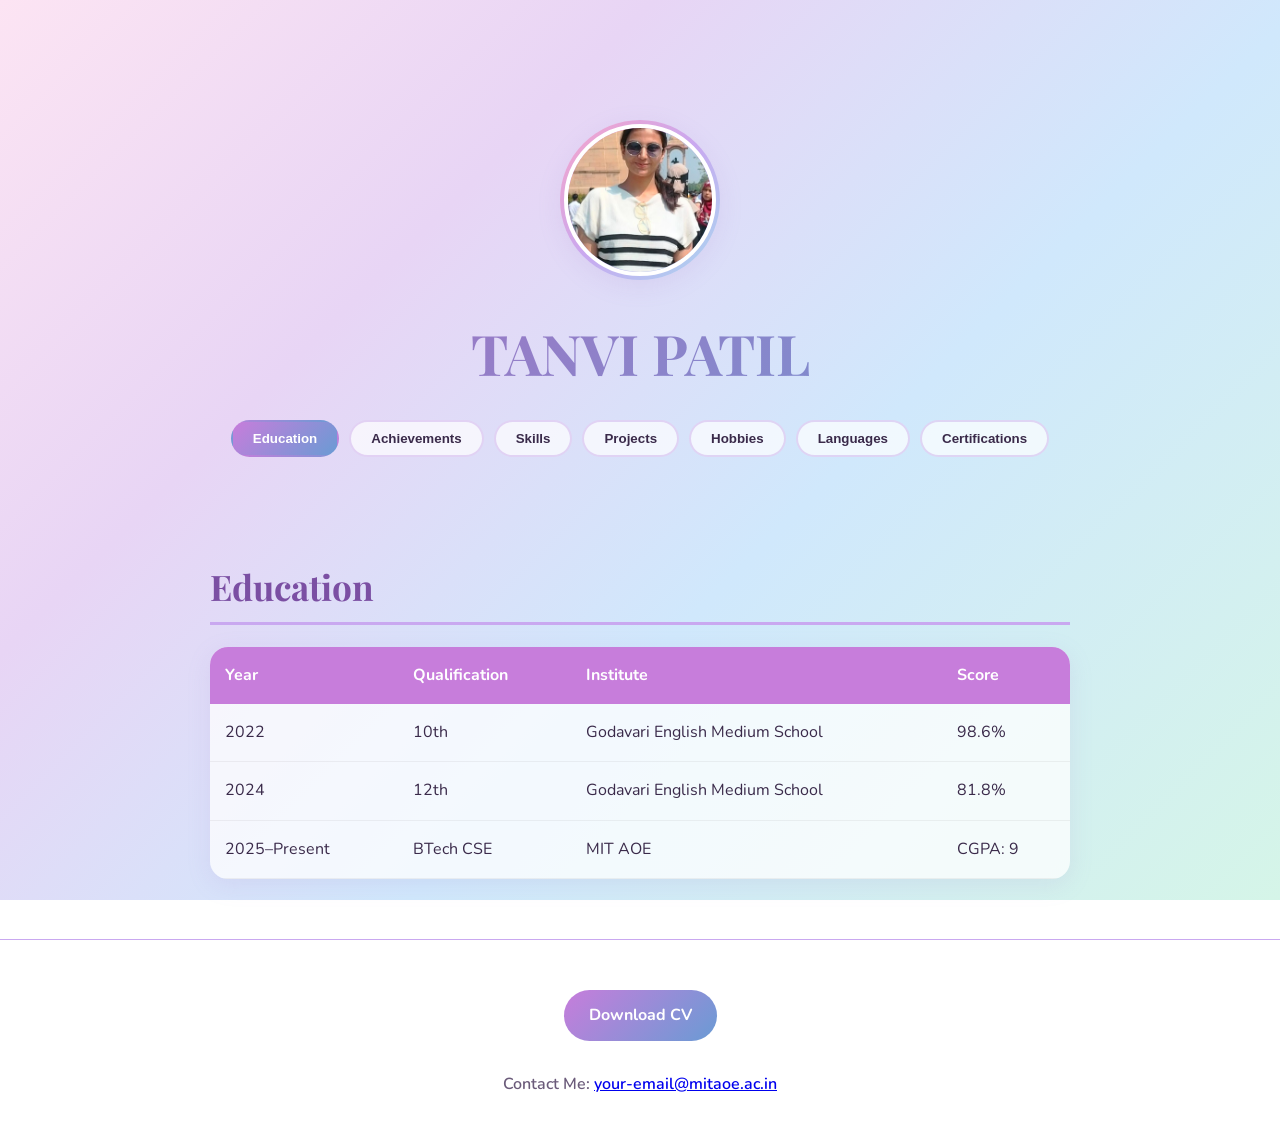
<file: index.html>
<!DOCTYPE html>
<html lang="en">
<head>
    <meta charset="UTF-8" />
    <meta name="viewport" content="width=device-width, initial-scale=1.0"/>
    <title>Tanvi Patil | Portfolio</title>
    <link rel="stylesheet" href="styles.css">
    <link rel="stylesheet" href="https://cdnjs.cloudflare.com/ajax/libs/font-awesome/6.5.0/css/all.min.css"/>
    <link href="https://fonts.googleapis.com/css2?family=Playfair+Display:wght@400;700&family=Nunito:wght@300;400;600;700&display=swap" rel="stylesheet"/>
</head>
<body>

    <section class="hero">
        <div class="profile-ring">
            <img src="me.jpeg" alt="Tanvi Patil" class="profile-pic" onclick="openFull(this.src, 'img')">
        </div>
        <h1 class="hero-name">TANVI PATIL</h1>
        <div class="nav-buttons">
            <button class="nav-btn active" onclick="showSection('education')">Education</button>
            <button class="nav-btn" onclick="showSection('achievements')">Achievements</button>
            <button class="nav-btn" onclick="showSection('skills')">Skills</button>
            <button class="nav-btn" onclick="showSection('projects')">Projects</button>
            <button class="nav-btn" onclick="showSection('hobbies')">Hobbies</button>
            <button class="nav-btn" onclick="showSection('languages')">Languages</button>
            <button class="nav-btn" onclick="showSection('certifications')">Certifications</button>
        </div>
    </section>

    <main class="content-wrapper">
        <section id="education" class="section active-section">
            <h2 class="section-heading">Education</h2>
            <table class="edu-table">
                <thead><tr><th>Year</th><th>Qualification</th><th>Institute</th><th>Score</th></tr></thead>
                <tbody>
                    <tr><td>2022</td><td>10th</td><td>Godavari English Medium School</td><td>98.6%</td></tr>
                    <tr><td>2024</td><td>12th</td><td>Godavari English Medium School</td><td>81.8%</td></tr>
                    <tr><td>2025–Present</td><td>BTech CSE</td><td>MIT AOE</td><td>CGPA: 9</td></tr>
                </tbody>
            </table>
        </section>

        <section id="achievements" class="section">
            <h2 class="section-heading">Achievements</h2>
            <div class="grid">
                <div class="card"><img src="nda1.jpeg" onclick="openFull(this.src, 'img')"><h4>Cleared NDA 150, 151, 154, 155</h4></div>
                <div class="card"><img src="ssb.jpeg" onclick="openFull(this.src, 'img')"><h4>AFSB Conference Out (3 Selections)</h4></div>
                <div class="card"><img src="ssb2.png" onclick="openFull(this.src, 'img')"><h4>Army Board Screened Out</h4></div>
                <div class="card"><img src="parade.jpeg" onclick="openFull(this.src, 'img')"><h4>Parade Commanding</h4></div>
                <div class="card"><img src="poster.jpeg" onclick="openFull(this.src, 'img')"><h4>Poster Competition Winner</h4></div>
                <div class="card"><img src="1.jpeg" onclick="openFull(this.src, 'img')"><h4>1st Runner Up</h4></div>
            </div>
        </section>

        <section id="skills" class="section">
            <h2 class="section-heading">Skills</h2>
            <div class="grid">
                <div class="card"><h4>Python</h4></div>
                <div class="card"><h4>C / C++</h4></div>
                <div class="card"><h4>HTML / CSS</h4></div>
                <div class="card"><h4>AWS Cloud</h4></div>
                <div class="card"><h4>JavaScript</h4></div>
            </div>
        </section>

        <section id="projects" class="section">
            <h2 class="section-heading">Projects</h2>
            <div class="grid">
                <div class="card"><h3>LetsSwap</h3><p>Skills: HTML, CSS, JS</p><a href="https://github.com/tanvi523/letswap" target="_blank">View on GitHub</a></div>
                <div class="card"><h3>Amazon Clone</h3><p>Skills: HTML, CSS, JS</p><a href="https://github.com/tanvi523/amazoneclone" target="_blank">View on GitHub</a></div>
                <div class="card"><h3>Image Steganography</h3><p>Skills: Python, PIL</p><a href="https://github.com/tanvi523" target="_blank">View on GitHub</a></div>
            </div>
        </section>

        <section id="hobbies" class="section">
            <h2 class="section-heading">Hobbies</h2>
            <div class="grid">
                <div class="card" onclick="openFull('dance.mp4', 'vid')"><h3>Dancing</h3><p>(Click to view video)</p></div>
                <div class="card"><h3>Trekking</h3></div>
                <div class="card"><h3>Gardening</h3></div>
                <div class="card"><h3>Reading Books</h3></div>
            </div>
        </section>

        <section id="languages" class="section">
            <h2 class="section-heading">Languages</h2>
            <div class="grid">
                <div class="card"><div class="audio-container"><h3>Marathi</h3><audio controls><source src="marathi.mp3" type="audio/mpeg"></audio></div></div>
                <div class="card"><div class="audio-container"><h3>Hindi</h3><audio controls><source src="hindi.mp3" type="audio/mpeg"></audio></div></div>
                <div class="card"><div class="audio-container"><h3>English</h3><audio controls><source src="english.mp3" type="audio/mpeg"></audio></div></div>
                <div class="card"><div class="audio-container"><h3>German</h3><audio controls><source src="german.mp3" type="audio/mpeg"></audio></div></div>
            </div>
        </section>

        <section id="certifications" class="section">
            <h2 class="section-heading">Certifications</h2>
            <div class="grid">
                <div class="card"><img src="cloud.webp" onclick="openFull(this.src, 'img')"><h3>Cloud Computing</h3></div>
                <div class="card"><img src="image.png" onclick="openFull(this.src, 'img')"><h3>Programming</h3></div>
                <div class="card"><img src="2.jpg" onclick="openFull(this.src, 'img')"><h3>Honors Certificate</h3></div>
                <div class="card"><img src="certi.webp" onclick="openFull(this.src, 'img')"><h3>Technical Workshop</h3></div>
            </div>
        </section>
    </main>

    <footer class="footer">
        <a href="cv.pdf" class="download-btn">Download CV</a>
        <div class="contact-section"><p>Contact Me: <a href="mailto:your-email@mitaoe.ac.in">your-email@mitaoe.ac.in</a></p></div>
    </footer>

    <div id="modal">
        <span class="close-modal" onclick="closeFull()">&times;</span>
        <div id="modal-content"></div>
    </div>

    <script>
        function showSection(id) {
            document.querySelectorAll('.section').forEach(s => s.classList.remove('active-section'));
            document.querySelectorAll('.nav-btn').forEach(b => b.classList.remove('active'));
            document.getElementById(id).classList.add('active-section');
            event.currentTarget.classList.add('active');
        }
        function openFull(src, type) {
            const modal = document.getElementById('modal');
            const content = document.getElementById('modal-content');
            modal.style.display = 'flex';
            content.innerHTML = type === 'img' ? `<img src="${src}">` : `<video controls autoplay src="${src}"></video>`;
        }
        function closeFull() {
            document.getElementById('modal').style.display = 'none';
            document.getElementById('modal-content').innerHTML = '';
        }
        window.onclick = function(event) { if (event.target == document.getElementById('modal')) closeFull(); }
    </script>
</body>
</html>
</file>
<file: styles.css>
:root {
    --pink: #f8a4c8; --lavender: #c9a8f0; --sky: #a8d8f0; --mint: #a8f0d8;
    --text: #3a2a4a; --subtext: #6b5b7a; --card-bg: rgba(255, 255, 255, 0.75);
    --shadow: 0 6px 24px rgba(160, 120, 200, 0.13); --radius: 18px;
    --transition: 0.35s cubic-bezier(.4, 0, .2, 1);
}

*, *::before, *::after { box-sizing: border-box; margin: 0; padding: 0; }

body {
    font-family: 'Nunito', sans-serif;
    background: linear-gradient(135deg, #fce4f3 0%, #e8d5f5 30%, #d0e8fc 60%, #d5f5e8 100%);
    background-attachment: fixed; color: var(--text); min-height: 100vh; line-height: 1.7;
}

/* Updated hero padding to move the profile image slightly downwards */
.hero {
    position: relative;
    padding: 120px 20px 40px; 
    text-align: center;
}

.profile-ring {
    width: 160px; height: 160px; border-radius: 50%;
    margin: 0 auto 25px; padding: 4px;
    background: linear-gradient(135deg, var(--pink), var(--lavender), var(--sky));
    animation: floatY 3.5s ease-in-out infinite;
    cursor: pointer; box-shadow: var(--shadow);
}

.profile-pic { width: 100%; height: 100%; border-radius: 50%; object-fit: cover; border: 4px solid white; }

.hero-name {
    font-family: 'Playfair Display', serif; 
    font-size: 3.5rem;
    background: linear-gradient(135deg, #b06abf, #6a9bd4);
    
    /* Standard property for compatibility */
    background-clip: text; 
    
    /* Vendor-specific properties */
    -webkit-background-clip: text; 
    -webkit-text-fill-color: transparent;
    
    text-transform: uppercase; 
    margin-bottom: 20px;
}
.nav-buttons { display: flex; flex-wrap: wrap; gap: 10px; justify-content: center; margin: 20px 0; }
.nav-btn {
    background: rgba(255, 255, 255, 0.7); border: 2px solid rgba(180, 130, 220, 0.3);
    border-radius: 30px; padding: 9px 20px; font-weight: 700; cursor: pointer;
    transition: var(--transition); color: var(--text);
}
.nav-btn.active { background: linear-gradient(135deg, #c77ddb, #6a9bd4); color: white; border-color: transparent; }

.content-wrapper { max-width: 900px; margin: 0 auto; padding: 0 20px 60px; }
.section { display: none; animation: fadeIn 0.5s ease; }
.section.active-section { display: block; }
.section-heading {
    font-family: 'Playfair Display', serif; font-size: 2.2rem; color: #7b4fa3;
    margin: 40px 0 22px; border-bottom: 3px solid var(--lavender); padding-bottom: 5px;
}

.grid { display: grid; grid-template-columns: repeat(auto-fill, minmax(220px, 1fr)); gap: 20px; }
.card {
    background: var(--card-bg); border-radius: var(--radius); padding: 20px;
    box-shadow: var(--shadow); transition: transform 0.3s;
    display: flex; flex-direction: column; align-items: center; text-align: center; justify-content: center;
}
.card:hover { transform: translateY(-5px); }
.card img { width: 100%; height: 180px; object-fit: cover; border-radius: 12px; cursor: pointer; margin-bottom: 10px; }
.card h3, .card h4 { margin: 10px 0; color: var(--text); }
.card a { color: #7b4fa3; text-decoration: none; font-weight: bold; margin-top: 10px; }

.audio-container { width: 100%; display: flex; flex-direction: column; align-items: center; gap: 10px; }
audio { width: 100%; height: 35px; border-radius: 5px; }

.edu-table {
    width: 100%; border-collapse: collapse; background: var(--card-bg);
    border-radius: var(--radius); overflow: hidden; box-shadow: var(--shadow);
}
.edu-table th { background: #c77ddb; color: white; padding: 15px; text-align: left; }
.edu-table td { padding: 15px; border-bottom: 1px solid rgba(0, 0, 0, 0.05); }

#modal {
    display: none; position: fixed; inset: 0; background: rgba(0, 0, 0, 0.9);
    z-index: 1000; justify-content: center; align-items: center; padding: 20px;
}
#modal img, #modal video { max-width: 95%; max-height: 90vh; border-radius: 10px; }
.close-modal { position: absolute; top: 20px; right: 30px; color: white; font-size: 40px; cursor: pointer; }

.footer { text-align: center; padding: 40px 20px; background: rgba(255, 255, 255, 0.5); border-top: 1px solid var(--lavender); }
.download-btn {
    display: inline-block; padding: 12px 25px; background: linear-gradient(135deg, #c77ddb, #6a9bd4);
    color: white; text-decoration: none; border-radius: 30px; font-weight: 700; margin: 10px; transition: 0.3s;
}
.contact-section { margin-top: 20px; font-weight: 600; color: var(--subtext); }

@keyframes fadeIn { from { opacity: 0; transform: translateY(16px); } to { opacity: 1; transform: translateY(0); } }
@keyframes floatY { 0%, 100% { transform: translateY(0); } 50% { transform: translateY(-8px); } }

@media (max-width: 600px) {
    .hero-name { font-size: 2.5rem; }
    .hero { padding-top: 80px; }
}
</file>
